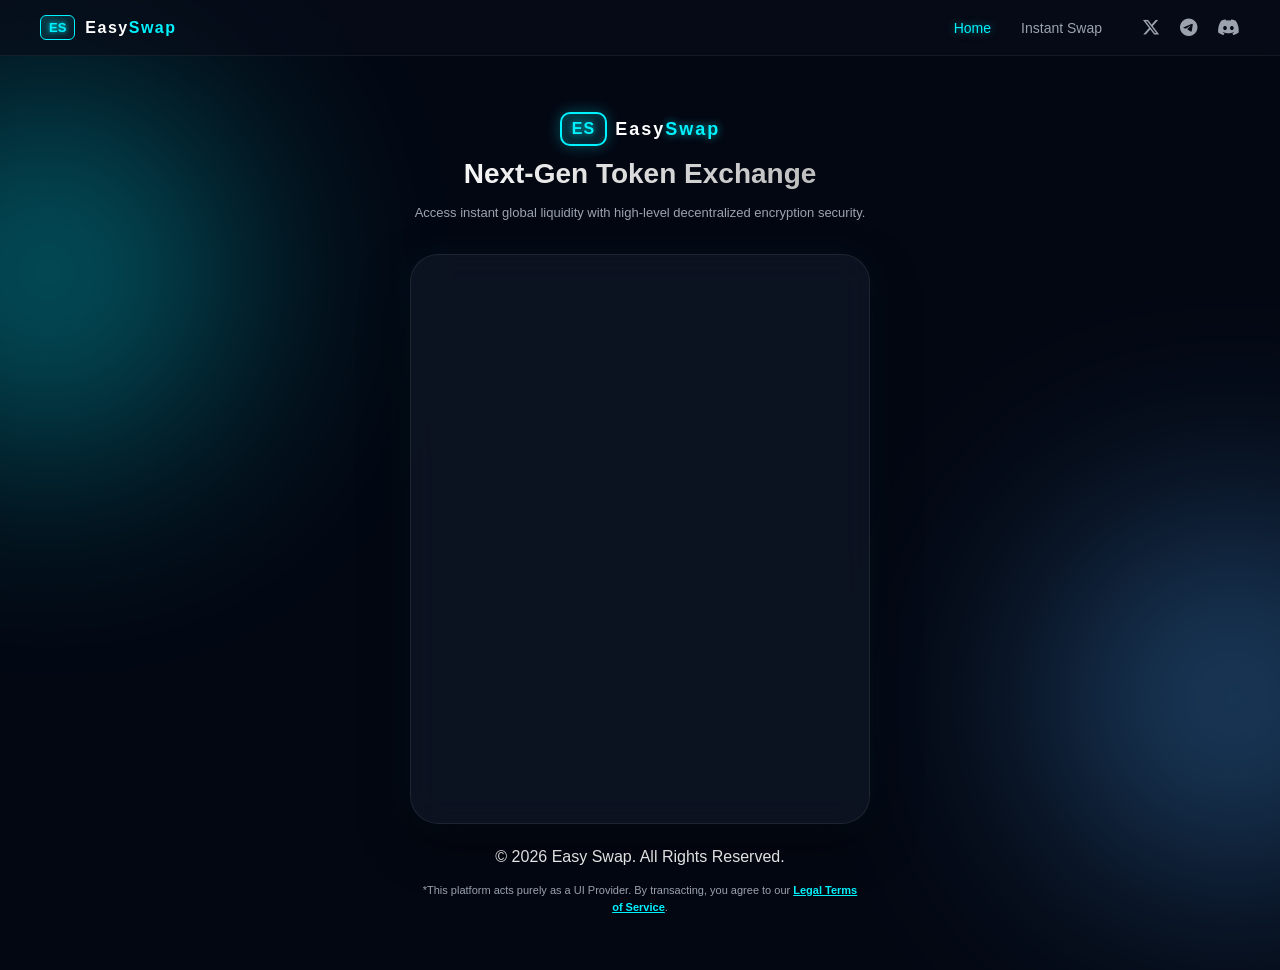
<file: index.html>
<!DOCTYPE html>
<html lang="en">
<head>
    <meta charset="UTF-8">
    <meta name="viewport" content="width=device-width, initial-scale=1.0">
    <title>Easy Swap - Next-Gen DEX Interface</title>
    <link rel="manifest" href="/manifest.json">
    <link rel="stylesheet" href="https://cdnjs.cloudflare.com/ajax/libs/font-awesome/6.5.1/css/all.min.css">
    <link rel="stylesheet" href="style.css">
</head>
<body>

    <div class="bg-glow glow-1"></div>
    <div class="bg-glow glow-2"></div>

    <nav class="navbar">
    <div class="nav-container">
        <div class="nav-logo">
            <span class="logo-badge">ES</span>
            <span class="logo-txt">Easy<span class="hl">Swap</span></span>
        </div>
        
        <button class="menu-toggle" id="mobile-menu-btn" aria-label="Toggle Menu">
            <span class="bar"></span>
            <span class="bar"></span>
            <span class="bar"></span>
        </button>

        <ul class="nav-links" id="nav-links-menu">
    <li><a href="/easy-swap/" class="active">Home</a></li>
    <li><a href="https://swapspace.co?ref=easyswap" target="_blank">Instant Swap</a></li>
    
    <li class="nav-socials-top">
        <a href="https://x.com/username_anda" target="_blank" aria-label="X (Twitter)">
            <i class="fa-brands fa-x-twitter"></i>
        </a>
        <a href="https://t.me/username_anda" target="_blank" aria-label="Telegram">
            <i class="fa-brands fa-telegram"></i>
        </a>
        <a href="https://discord.gg/username_anda" target="_blank" aria-label="Discord">
            <i class="fa-brands fa-discord"></i>
        </a>
    </li>
</ul>
    </div>
</nav>

    <div class="app-container">
        <header>
            <div class="logo-container">
                <div class="es-logo-box">ES</div>
                <span class="logo-text">Easy<span class="highlight">Swap</span></span>
            </div>
            <h1>Next-Gen Token Exchange</h1>
            <p>Access instant global liquidity with high-level decentralized encryption security.</p>
        </header>

        <div class="swap-card">
            <iframe 
                src="https://swapspace.co/widget?key=ZC6KSUdAgpymMV4&transparent=true&theme=dark&amount=0.1&from=eth&to=usdt&direction=from" 
                style="width: 100%; height: 100%; border: none;"
                title="DEX Swap Widget">
            </iframe>
        </div>

    <footer>
    <p class="footer-copyright">&copy; 2026 <span class="hl">Easy Swap</span>. All Rights Reserved.</p>
    <p class="disclaimer">
                *This platform acts purely as a UI Provider. By transacting, you agree to our 
                <a href="#" id="open-tos" class="tos-link">Legal Terms of Service</a>.
            </p>
</footer>
    </div>

    <div id="tos-modal" class="modal-overlay">
        <div class="modal-content">
            <div class="modal-header">
                <h2>Terms of Service & Disclaimer</h2>
                <span id="close-tos" class="close-btn">&times;</span>
            </div>
            <div class="modal-body">
                <h3>1. Legal Status of the Platform</h3>
                <p>Easy Swap (<b>https://provizto.github.io/easy-swap</b>) operates purely as a <i>Non-Custodial Decentralized Exchange Interface</i> (Graphical Interface Provider). This platform is not a crypto asset trader, stock exchange, or centralized financial institution provider. All exchange (swap) functions are executed automatically by decentralized third-party protocols through the SwapSpace API aggregator.</p>
                
                <h3>2. Absence of Asset Control (Non-Custodial)</h3>
                <p>We never collect, receive, store, or control private keys or users' crypto assets. Users are fully responsible for the security of their respective digital wallets (<i>crypto wallets</i>).</p>
                
                <h3>3. Limitation of Market & Technical Risks</h3>
                <p>Zoniq Finance is not responsible for financial losses resulting from crypto asset price volatility in the market, transaction failures, blockchain network disruptions (stuck gas fees), or exploits/bugs in third-party smart contracts.</p>
                
                <h3>4. Regulatory Compliance & Self-Assessment Tax</h3>
                <p>This service is not intended for use in jurisdictions that prohibit digital asset transactions. Users are required to comply with applicable tax laws in their respective jurisdictions (including PMK 68/2022 for Indonesian jurisdiction, if applicable) on a self-assessment basis.</p>
            </div>
            <div class="modal-footer">
                <button id="accept-tos-btn" class="action-btn">I Understand & Agree</button>
            </div>
        </div>
    </div>

    <script src="app.js"></script>
    <script>
        // Registering Service Worker for Android PWA install feature
        if ('serviceWorker' in navigator) {
            window.addEventListener('load', function() {
                navigator.serviceWorker.register('/sw.js').then(function(registration) {
                    console.log('ServiceWorker registration successful: ', registration.scope);
                }, function(err) {
                    console.log('ServiceWorker registration failed: ', err);
                });
            });
        }
    </script>

</body>
</html>
</file>
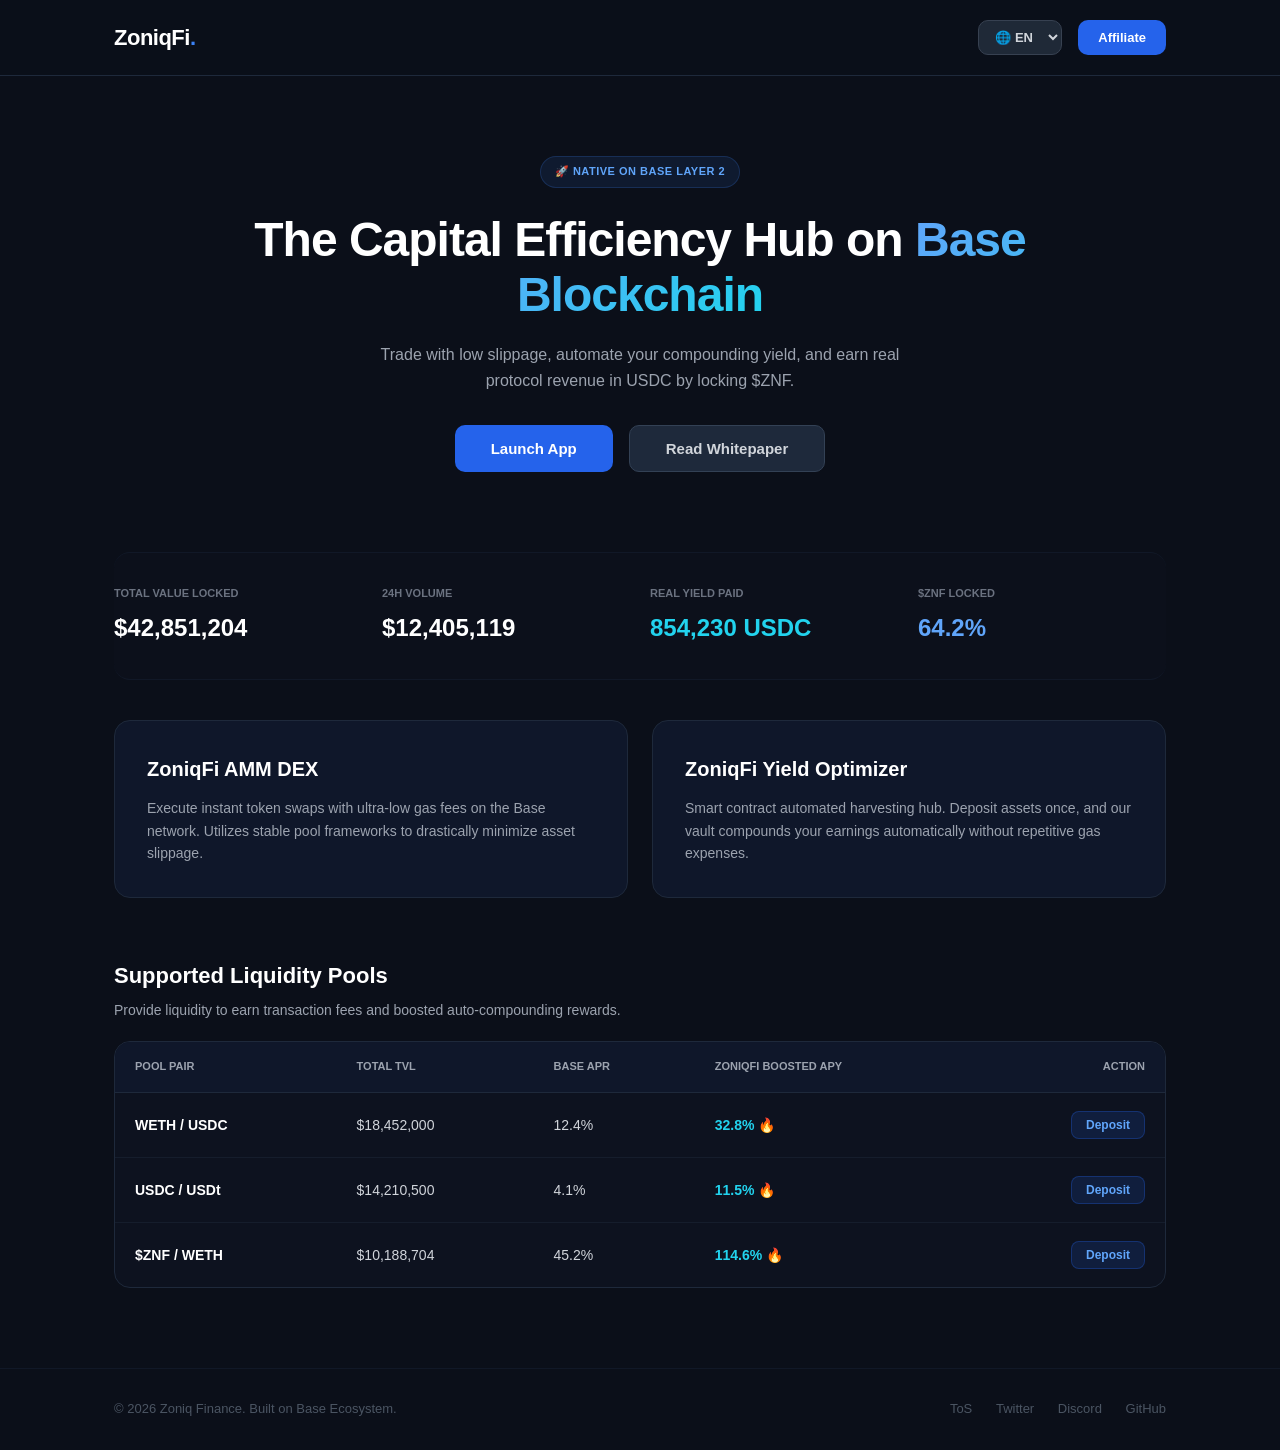
<file: index0.html>
<!DOCTYPE html>
<html lang="en" id="rootNode">
<head>
    <meta charset="UTF-8">
    <meta name="viewport" content="width=device-width, initial-scale=1.0">
    <title>ZoniqFi - Base Ecosystem Hub</title>
    <style>
        /* ==========================================================================
           1. RESET & STRUKTUR DASAR (MURNI CSS)
           ========================================================================== */
        * {
            box-sizing: border-box;
            margin: 0;
            padding: 0;
        }
        body {
            background-color: #0b0f19;
            color: #f3f4f6;
            font-family: -apple-system, BlinkMacSystemFont, "Segoe UI", Roboto, sans-serif;
            line-height: 1.6;
        }
        .wrapper {
            max-width: 1100px;
            margin: 0 auto;
            padding: 0 24px;
        }

        /* ==========================================================================
           2. LOGIKA SISTEM DUA BAHASA (EN / ID) TANPA JAVASCRIPT
           ========================================================================== */
        /* Sembunyikan elemen ID secara default saat dokumen berbahasa EN */
        html[lang="en"] .lang-id { display: none !important; }
        html[lang="en"] .lang-en { display: block; }
        html[lang="en"] span.lang-en { display: inline; }
        html[lang="en"] tr.lang-en { display: table-row; }

        /* Sembunyikan elemen EN saat dokumen dialihkan ke bahasa ID */
        html[lang="id"] .lang-en { display: none !important; }
        html[lang="id"] .lang-id { display: block; }
        html[lang="id"] span.lang-id { display: inline; }
        html[lang="id"] tr.lang-id { display: table-row; }

        /* ==========================================================================
           3. GAYA VISUAL KOMPONEN (STYLING)
           ========================================================================== */
        header {
            border-bottom: 1px solid #1e293b;
            padding: 20px 0;
            background-color: rgba(11, 15, 25, 0.8);
        }
        .nav-container {
            display: flex;
            justify-content: space-between;
            align-items: center;
        }
        .logo {
            font-size: 22px;
            font-weight: 800;
            color: #ffffff;
            letter-spacing: -0.5px;
        }
        .logo span { color: #3b82f6; }
        
        .right-nav {
            display: flex;
            align-items: center;
            gap: 16px;
        }
        .lang-select {
            background-color: #1f2937;
            border: 1px solid #374151;
            color: #d1d5db;
            padding: 8px 12px;
            border-radius: 10px;
            font-size: 13px;
            font-weight: 600;
            cursor: pointer;
        }

        .btn {
            background-color: #2563eb;
            color: #ffffff;
            border: none;
            padding: 10px 20px;
            border-radius: 10px;
            font-weight: 600;
            font-size: 13px;
            cursor: pointer;
            transition: background 0.2s;
        }
        .btn:hover { background-color: #1d4ed8; }

        /* HERO SECTION */
        .hero {
            text-align: center;
            padding: 80px 0 40px 0;
        }
        .badge {
            display: inline-block;
            background-color: rgba(59, 130, 246, 0.1);
            border: 1px solid rgba(59, 130, 246, 0.2);
            color: #60a5fa;
            padding: 6px 14px;
            border-radius: 20px;
            font-size: 11px;
            font-weight: 700;
            text-transform: uppercase;
            letter-spacing: 0.5px;
            margin-bottom: 24px;
        }
        h1 {
            font-size: 48px;
            font-weight: 800;
            color: #ffffff;
            line-height: 1.15;
            max-width: 800px;
            margin: 0 auto 20px auto;
            letter-spacing: -1px;
        }
        h1 span {
            background: linear-gradient(135deg, #60a5fa 0%, #22d3ee 100%);
            -webkit-background-clip: text;
            -webkit-text-fill-color: transparent;
        }
        .hero p {
            color: #9ca3af;
            font-size: 16px;
            max-width: 580px;
            margin: 0 auto 32px auto;
        }

        /* DATA STATISTIK */
        .stats-grid {
            display: grid;
            grid-template-columns: repeat(4, 1fr);
            gap: 20px;
            border-top: 1px solid #111827;
            border-bottom: 1px solid #111827;
            padding: 32px 0;
            margin: 40px 0;
            background-color: rgba(17, 24, 39, 0.2);
            border-radius: 16px;
        }
        @media (max-width: 768px) {
            .stats-grid { grid-template-columns: repeat(2, 1fr); }
            h1 { font-size: 34px; }
        }
        .stat-item p { font-size: 11px; font-weight: 600; text-transform: uppercase; color: #6b7280; margin-bottom: 6px; }
        .stat-item h3 { font-size: 24px; font-weight: 700; color: #ffffff; }
        .stat-item .cyan-text { color: #22d3ee; }
        .stat-item .blue-text { color: #60a5fa; }

        /* FITUR KARTU */
        .features-grid {
            display: grid;
            grid-template-columns: 1fr 1fr;
            gap: 24px;
            margin-bottom: 60px;
            text-align: left;
        }
        @media (max-width: 600px) {
            .features-grid { grid-template-columns: 1fr; }
        }
        .card {
            background-color: #0f172a;
            border: 1px solid #1e293b;
            padding: 32px;
            border-radius: 16px;
        }
        .card h3 { color: #ffffff; font-size: 20px; margin-bottom: 12px; font-weight: 700; }
        .card p { color: #9ca3af; font-size: 14px; margin: 0; line-height: 1.6; max-width: 100%; }

        /* TABEL KOLAM */
        .table-section {
            text-align: left;
            margin-bottom: 80px;
        }
        .table-section h2 { font-size: 22px; color: #ffffff; margin-bottom: 6px; font-weight: 700; }
        .table-section p { color: #9ca3af; font-size: 14px; margin-bottom: 20px; }
        
        .table-responsive {
            overflow-x: auto;
            border: 1px solid #1e293b;
            background-color: rgba(15, 23, 42, 0.4);
            border-radius: 16px;
        }
        table {
            width: 100%;
            border-collapse: collapse;
            font-size: 14px;
        }
        th {
            background-color: #0f172a;
            color: #9ca3af;
            font-size: 11px;
            font-weight: 700;
            text-transform: uppercase;
            padding: 16px 20px;
            border-bottom: 1px solid #1e293b;
        }
        td {
            padding: 18px 20px;
            border-bottom: 1px solid rgba(30, 41, 59, 0.5);
            color: #d1d5db;
        }
        tr:last-child td { border-bottom: none; }
        .pool-name { font-weight: 600; color: #ffffff; }
        .boost-apr { font-weight: 700; color: #22d3ee; }
        
        .btn-sm {
            background-color: rgba(37, 99, 235, 0.15);
            border: 1px solid rgba(37, 99, 235, 0.3);
            color: #60a5fa;
            padding: 6px 14px;
            border-radius: 8px;
            font-size: 12px;
            font-weight: 600;
            cursor: pointer;
        }
        .btn-sm:hover { background-color: #2563eb; color: #white; }

        /* FOOTER */
        footer {
            border-top: 1px solid #111827;
            padding: 30px 0;
            font-size: 13px;
            color: #4b5563;
        }
        .footer-container {
            display: flex;
            justify-content: space-between;
            align-items: center;
        }
        .footer-links a {
            color: #4b5563;
            text-decoration: none;
            margin-left: 20px;
        }
        .footer-links a:hover { color: #ffffff; }
    </style>
</head>
<body>

    <!-- NAVIGASI UTAMA -->
    <header>
        <div class="wrapper nav-container">
            <div class="logo">ZoniqFi<span>.</span></div>
            <div class="right-nav">
                <!-- PENGALIH BAHASA -->
                <select id="langSwitcher" class="lang-select">
                    <option value="en">🌐 EN</option>
                    <option value="id">🌐 ID</option>
                </select>
                <button onclick="window.location.href='referral.html'" class="btn">
                    <span class="lang-en">Affiliate</span>
                    <span class="lang-id">Afiliasi</span>
                </button>
            </div>
        </div>
    </header>

    <!-- KONTEN UTAMA -->
    <main class="wrapper">
        
        <!-- HERO SECTION -->
        <section class="hero">
            <div class="badge">🚀 Native on Base Layer 2</div>
            
            <h1 class="lang-en">The Capital Efficiency Hub on <span>Base Blockchain</span></h1>
            <h1 class="lang-id">Pusat Efisiensi Modal di <span>Blockchain Base</span></h1>
            
            <p class="lang-en">Trade with low slippage, automate your compounding yield, and earn real protocol revenue in USDC by locking $ZNF.</p>
            <p class="lang-id">Berdagang dengan slippage rendah, otomatiskan hasil investasi Anda, dan raih pendapatan protokol riil dalam USDC dengan mengunci $ZNF.</p>
            
            <div style="display: flex; justify-content: center; gap: 16px; margin-top: 32px;">
        <!-- TOMBOL LAUNCH APP -->
        <button onclick="window.location.href='app.html'" class="btn" style="padding: 14px 36px; font-size: 15px;">
            <span class="lang-en">Launch App</span>
            <span class="lang-id">Buka Aplikasi</span>
        </button>

        <!-- TOMBOL READ WHITEPAPER (BARU DITAMBAHKAN) -->
        <button onclick="window.location.href='whitepaper.html'" class="btn" style="background-color: #1e293b; border: 1px solid #334155; color: #d1d5db; padding: 14px 36px; font-size: 15px;" onmouseover="this.style.backgroundColor='#334155'; this.style.color='#ffffff';" onmouseout="this.style.backgroundColor='#1e293b'; this.style.color='#d1d5db';">
            <span class="lang-en">Read Whitepaper</span>
            <span class="lang-id">Baca Whitepaper</span>
        </button>
    </div>
        </section>

        <!-- DASHBOARD STATISTIK -->
        <section class="stats-grid">
            <div class="stat-item">
                <p class="lang-en">Total Value Locked</p>
                <p class="lang-id">Total Nilai Terkunci</p>
                <h3>$42,851,204</h3>
            </div>
            <div class="stat-item">
                <p class="lang-en">24h Volume</p>
                <p class="lang-id">Volume 24 Jam</p>
                <h3>$12,405,119</h3>
            </div>
            <div class="stat-item">
                <p class="lang-en">Real Yield Paid</p>
                <p class="lang-id">Bagi Hasil Terbayar</p>
                <h3 class="cyan-text">854,230 USDC</h3>
            </div>
            <div class="stat-item">
                <p class="lang-en">$ZNF Locked</p>
                <p class="lang-id">$ZNF Terkunci</p>
                <h3 class="blue-text">64.2%</h3>
            </div>
        </section>

        <!-- FITUR PRODUK KARTU -->
        <section class="features-grid">
            <div class="card">
                <h3>ZoniqFi AMM DEX</h3>
                <p class="lang-en">Execute instant token swaps with ultra-low gas fees on the Base network. Utilizes stable pool frameworks to drastically minimize asset slippage.</p>
                <p class="lang-id">Eksekusi pertukaran token instan dengan biaya gas super murah di jaringan Base. Menggunakan kerangka kerja stable pool untuk meminimalkan slippage aset.</p>
            </div>
            <div class="card">
                <h3>ZoniqFi Yield Optimizer</h3>
                <p class="lang-en">Smart contract automated harvesting hub. Deposit assets once, and our vault compounds your earnings automatically without repetitive gas expenses.</p>
                <p class="lang-id">Pusat otomatisasi panen pintar. Setor aset sekali saja, dan brankas kami melipatgandakan penghasilan Anda otomatis tanpa biaya gas berulang.</p>
            </div>
        </section>

        <!-- TABEL LIKUIDITAS -->
        <section class="table-section">
            <h2 class="lang-en">Supported Liquidity Pools</h2>
            <h2 class="lang-id">Kolam Likuiditas yang Didukung</h2>
            
            <p class="lang-en">Provide liquidity to earn transaction fees and boosted auto-compounding rewards.</p>
            <p class="lang-id">Sediakan likuiditas untuk mendapatkan biaya transaksi dan hadiah auto-compounding yang dioptimalkan.</p>
            
            <div class="table-responsive">
                <table>
                    <thead>
                        <tr>
                            <th class="lang-en">Pool Pair</th><th class="lang-id">Pasangan Kolam</th>
                            <th>Total TVL</th>
                            <th class="lang-en">Base APR</th><th class="lang-id">APR Dasar</th>
                            <th class="cyan-text">ZoniqFi Boosted APY</th>
                            <th style="text-align: right;">Action</th>
                        </tr>
                    </thead>
                    <tbody>
                        <tr>
                            <td class="pool-name">WETH / USDC</td>
                            <td>$18,452,000</td>
                            <td>12.4%</td>
                            <td class="boost-apr">32.8% 🔥</td>
                            <td style="text-align: right;"><button onclick="window.location.href='app.html'" class="btn-sm">Deposit</button></td>
                        </tr>
                        <tr>
                            <td class="pool-name">USDC / USDt</td>
                            <td>$14,210,500</td>
                            <td>4.1%</td>
                            <td class="boost-apr">11.5% 🔥</td>
                            <td style="text-align: right;"><button onclick="window.location.href='app.html'" class="btn-sm">Deposit</button></td>
                        </tr>
                        <tr>
                            <td class="pool-name">$ZNF / WETH</td>
                            <td>$10,188,704</td>
                            <td>45.2%</td>
                            <td class="boost-apr">114.6% 🔥</td>
                            <td style="text-align: right;"><button onclick="window.location.href='app.html'" class="btn-sm">Deposit</button></td>
                        </tr>
                    </tbody>
                </table>
            </div>
        </section>

    </main>

    <!-- FOOTER KAKI HALAMAN -->
    <footer>
        <div class="wrapper footer-container">
            <div>&copy; 2026 Zoniq Finance. Built on Base Ecosystem.</div>
            <div class="footer-links">
                <a href="terms.html">ToS</a>
                <a href="#">Twitter</a>
                <a href="#">Discord</a>
                <a href="#">GitHub</a>
            </div>
        </div>
    </footer>

    <!-- INTERACTIVE LANGUAGE LOGIC -->
    <script>
        // Mengubah atribut [lang] pada tag html utama berdasarkan seleksi menu drop-down
        document.getElementById('langSwitcher').addEventListener('change', function(e) {
            document.getElementById('rootNode').setAttribute('lang', e.target.value);
        });
    </script>
</body>
</html>
</file>
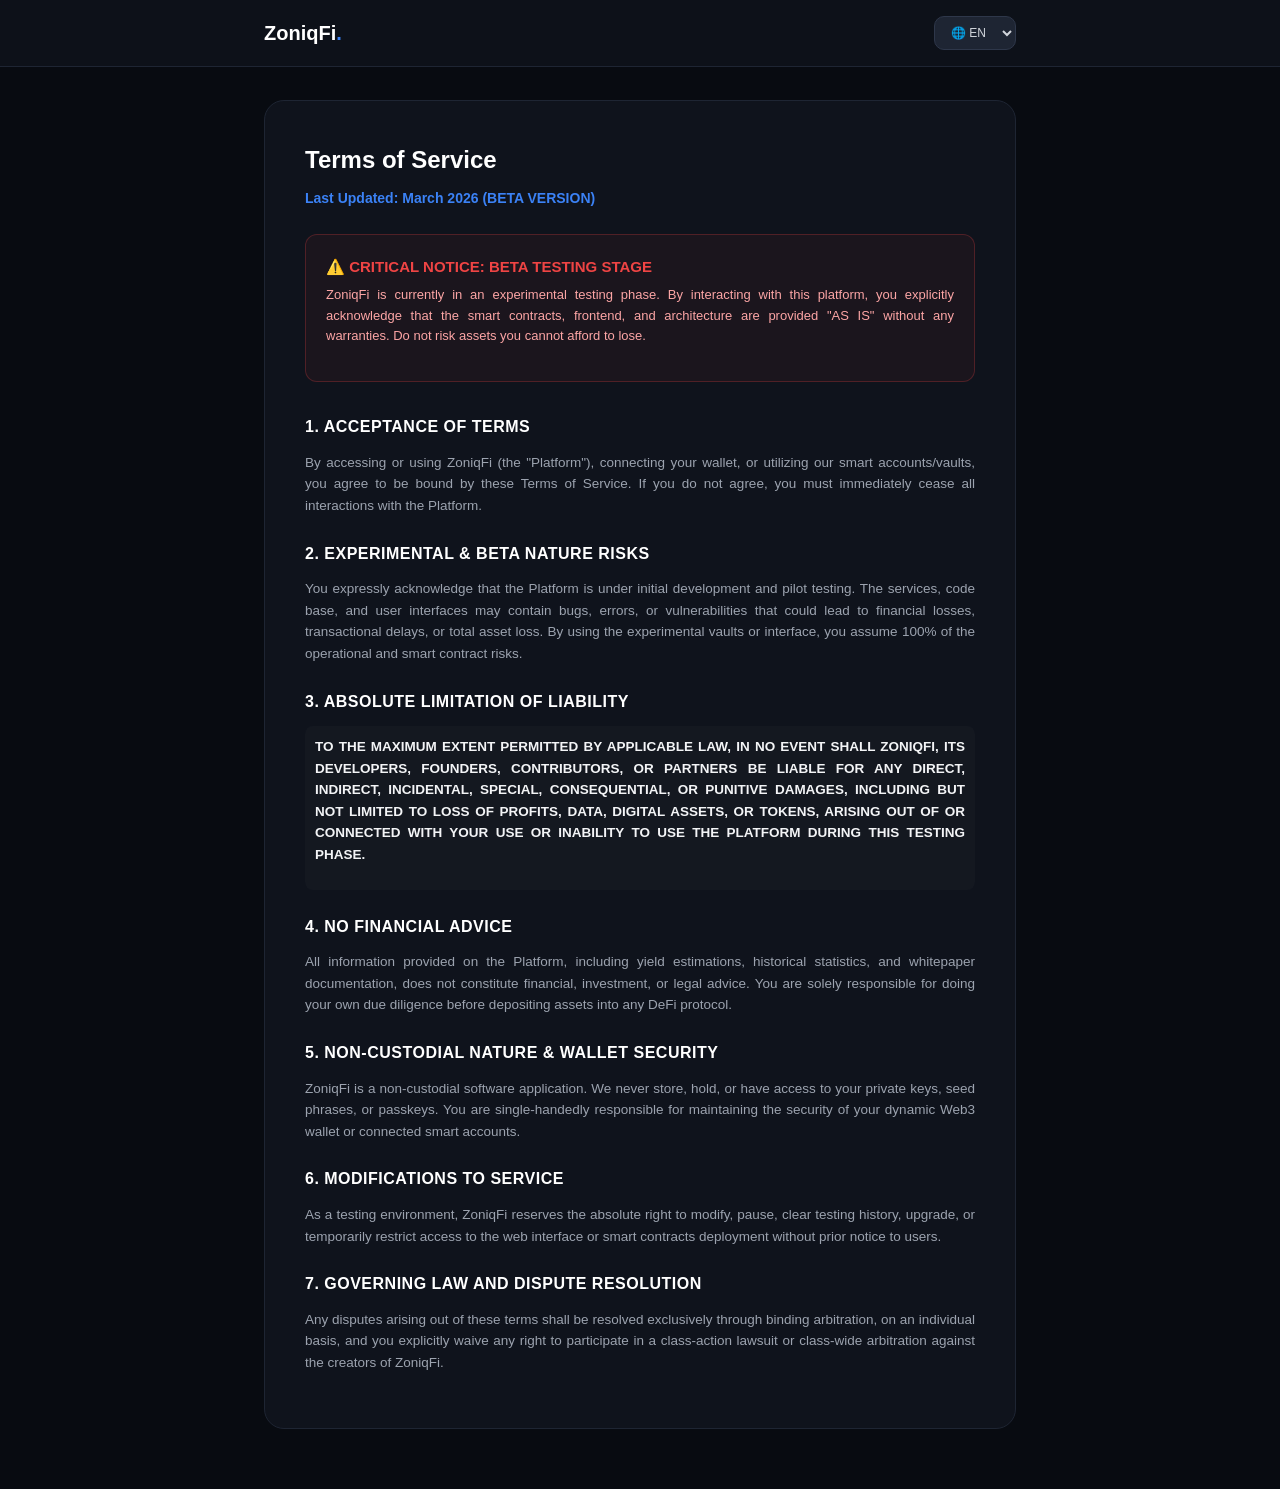
<file: terms.html>
<!DOCTYPE html>
<html lang="en" id="tosNode">
<head>
    <meta charset="UTF-8">
    <meta name="viewport" content="width=device-width, initial-scale=1.0">
    <title>ZoniqFi - Terms of Service (Beta)</title>
    <style>
        * { box-sizing: border-box; margin: 0; padding: 0; }
        body {
            background-color: #080b11;
            color: #9ca3af;
            font-family: -apple-system, BlinkMacSystemFont, "Segoe UI", Roboto, sans-serif;
            line-height: 1.6;
            padding-bottom: 60px;
        }
        /* MULTI-LANGUAGE DISPLAY */
        html[lang="en"] .lang-id { display: none !important; }
        html[lang="en"] .lang-en { display: block; }
        html[lang="id"] .lang-en { display: none !important; }
        html[lang="id"] .lang-id { display: block; }

        /* NAVIGATION & HEADER */
        header {
            background-color: rgba(15, 19, 28, 0.8);
            backdrop-filter: blur(12px);
            border-bottom: 1px solid #1e2533;
            position: fixed;
            top: 0; left: 0; right: 0; z-index: 100;
        }
        .nav-container {
            max-width: 800px; margin: 0 auto; padding: 16px 24px;
            display: flex; justify-content: space-between; align-items: center;
        }
        .logo { font-size: 20px; font-weight: 800; color: #fff; text-decoration: none; }
        .logo span { color: #3b82f6; }
        .lang-select {
            background-color: #1e2533; border: 1px solid #2e374a; color: #d1d5db;
            padding: 8px 12px; border-radius: 10px; font-size: 12px; cursor: pointer;
        }

        /* CONTENT CONTAINER */
        .tos-wrapper { max-width: 800px; margin: 100px auto 0 auto; padding: 0 24px; }
        .tos-card { background-color: #0f131c; border: 1px solid #1e2533; border-radius: 20px; padding: 40px; }
        
        h1 { font-size: 24px; color: #fff; margin-bottom: 8px; }
        .subtitle { font-size: 14px; color: #3b82f6; margin-bottom: 24px; font-weight: 600; }
        
        /* SHIELD/WARNING BOX FOR TESTING STAGE */
        .beta-warning-box {
            background-color: rgba(239, 68, 68, 0.05);
            border: 1px solid rgba(239, 68, 68, 0.25);
            padding: 20px; border-radius: 12px; margin-bottom: 32px;
        }
        .beta-warning-box h4 { color: #ef4444; font-size: 15px; margin-bottom: 6px; font-weight: 700; }
        .beta-warning-box p { font-size: 13px; color: #fca5a5; }

        h2 { font-size: 16px; color: #fff; margin: 24px 0 12px 0; font-weight: 700; text-transform: uppercase; letter-spacing: 0.5px; }
        p { font-size: 13.5px; margin-bottom: 14px; text-align: justify; }
        ul { margin-bottom: 16px; padding-left: 20px; }
        li { font-size: 13.5px; margin-bottom: 6px; color: #d1d5db; }
        
        /* STYLING UTK PASAL KRITIKAL (CAPS LOCK STANDARD HUKUM) */
        .legal-bold { color: #f3f4f6; font-weight: 700; }
        .all-caps-legal { text-transform: uppercase; background-color: rgba(255,255,255,0.02); padding: 10px; border-radius: 8px; font-size: 12.5px; }
    </style>
</head>
<body>

    <header>
        <div class="nav-container">
            <a href="#" class="logo">ZoniqFi<span>.</span></a>
            <select id="tosLangSwitcher" class="lang-select">
                <option value="en">🌐 EN</option>
                <option value="id">🌐 ID</option>
            </select>
        </div>
    </header>

    <main class="tos-wrapper">
        <div class="tos-card">
            
            <h1 class="lang-en">Terms of Service</h1>
            <h1 class="lang-id">Ketentuan Layanan</h1>
            
            <div class="subtitle lang-en">Last Updated: March 2026 (BETA VERSION)</div>
            <div class="subtitle lang-id">Terakhir Diperbarui: Maret 2026 (VERSI BETA)</div>

            <div class="beta-warning-box">
                <h4 class="lang-en">⚠️ CRITICAL NOTICE: BETA TESTING STAGE</h4>
                <h4 class="lang-id">⚠️ PEMBERITAHUAN KRITIKAL: TAHAP UJICOBA (BETA)</h4>
                
                <p class="lang-en">ZoniqFi is currently in an experimental testing phase. By interacting with this platform, you explicitly acknowledge that the smart contracts, frontend, and architecture are provided "AS IS" without any warranties. Do not risk assets you cannot afford to lose.</p>
                <p class="lang-id">ZoniqFi saat ini berada dalam fase pengujian eksperimental. Dengan berinteraksi di platform ini, Anda secara tegas mengakui bahwa smart contract, frontend, dan arsitektur yang tersedia disediakan "APA ADANYA" tanpa jaminan apa pun. Jangan memisahkan aset yang Anda tidak siap untuk kehilangan.</p>
            </div>

            <h2>
                <span class="lang-en">1. Acceptance of Terms</span>
                <span class="lang-id">1. Persetujuan Ketentuan</span>
            </h2>
            <p class="lang-en">By accessing or using ZoniqFi (the "Platform"), connecting your wallet, or utilizing our smart accounts/vaults, you agree to be bound by these Terms of Service. If you do not agree, you must immediately cease all interactions with the Platform.</p>
            <p class="lang-id">Dengan mengakses atau menggunakan ZoniqFi ("Platform"), menghubungkan dompet kripto Anda, atau memanfaatkan smart account/vault kami, Anda setuju untuk terikat oleh Ketentuan Layanan ini. Jika Anda tidak setuju, Anda harus segera menghentikan semua interaksi dengan Platform.</p>

            <h2>
                <span class="lang-en">2. Experimental & Beta Nature Risks</span>
                <span class="lang-id">2. Risiko Sifat Eksperimental & Beta</span>
            </h2>
            <p class="lang-en">You expressly acknowledge that the Platform is under initial development and pilot testing. The services, code base, and user interfaces may contain bugs, errors, or vulnerabilities that could lead to financial losses, transactional delays, or total asset loss. By using the experimental vaults or interface, you assume 100% of the operational and smart contract risks.</p>
            <p class="lang-id">Anda secara tegas mengakui bahwa Platform ini sedang dalam pengembangan awal dan uji coba percontohan. Layanan, baris kode base, dan antarmuka pengguna mungkin mengandung bug, kesalahan, atau kerentanan yang dapat menyebabkan kerugian finansial, keterlambatan transaksi, atau kehilangan total aset. Dengan menggunakan vault atau antarmuka eksperimental ini, Anda menanggung 100% risiko operasional dan smart contract.</p>

            <h2>
                <span class="lang-en">3. Absolute Limitation of Liability</span>
                <span class="lang-id">3. Pembatasan Tanggung Jawab Mutlak</span>
            </h2>
            <div class="lang-en all-caps-legal">
                <p class="legal-bold">TO the maximum extent permitted by applicable law, in no event shall ZoniqFi, its developers, founders, contributors, or partners be liable for any direct, indirect, incidental, special, consequential, or punitive damages, including but not limited to loss of profits, data, digital assets, or tokens, arising out of or connected with your use or inability to use the platform during this testing phase.</p>
            </div>
            <div class="lang-id all-caps-legal">
                <p class="legal-bold">Sejauh diizinkan oleh hukum yang berlaku, dalam hal apa pun ZoniqFi, para pengembang, pendiri, kontributor, atau mitra tidak dapat digugat atau dimintai pertanggungjawaban atas kerugian langsung, tidak langsung, tidak sengaja, khusus, atau konsekuensial, termasuk namun tidak terbatas pada kehilangan keuntungan, data, aset digital, atau token, yang timbul dari atau terkait dengan penggunaan atau ketidakmampuan Anda menggunakan platform selama fase ujicoba ini.</p>
            </div>

            <h2>
                <span class="lang-en">4. No Financial Advice</span>
                <span class="lang-id">4. Bukan Nasihat Keuangan</span>
            </h2>
            <p class="lang-en">All information provided on the Platform, including yield estimations, historical statistics, and whitepaper documentation, does not constitute financial, investment, or legal advice. You are solely responsible for doing your own due diligence before depositing assets into any DeFi protocol.</p>
            <p class="lang-id">Semua informasi yang disediakan di Platform, termasuk estimasi hasil (yield), statistik historis, dan dokumentasi whitepaper, bukan merupakan nasihat keuangan, investasi, atau hukum. Anda bertanggung jawab penuh untuk melakukan riset mandiri (due diligence) sebelum menyetorkan aset ke protokol DeFi mana pun.</p>

            <h2>
                <span class="lang-en">5. Non-Custodial Nature & Wallet Security</span>
                <span class="lang-id">5. Sifat Non-Kustodian & Keamanan Dompet</span>
            </h2>
            <p class="lang-en">ZoniqFi is a non-custodial software application. We never store, hold, or have access to your private keys, seed phrases, or passkeys. You are single-handedly responsible for maintaining the security of your dynamic Web3 wallet or connected smart accounts.</p>
            <p class="lang-id">ZoniqFi adalah aplikasi perangkat lunak non-kustodian. Kami tidak pernah menyimpan, menahan, atau memiliki akses ke private key, seed phrase, atau passkey Anda. Anda bertanggung jawab penuh secara sepihak untuk menjaga keamanan dompet Web3 atau smart account Anda yang terhubung.</p>

            <h2>
                <span class="lang-en">6. Modifications to Service</span>
                <span class="lang-id">6. Perubahan Layanan</span>
            </h2>
            <p class="lang-en">As a testing environment, ZoniqFi reserves the absolute right to modify, pause, clear testing history, upgrade, or temporarily restrict access to the web interface or smart contracts deployment without prior notice to users.</p>
            <p class="lang-id">Sebagai lingkungan ujicoba, ZoniqFi berhak mutlak untuk mengubah, menghentikan sementara, menghapus riwayat riwayat pengujian, meningkatkan, atau membatasi akses sementara ke antarmuka web atau penyebaran smart contract tanpa pemberitahuan terlebih dahulu kepada pengguna.</p>

            <h2>
                <span class="lang-en">7. Governing Law and Dispute Resolution</span>
                <span class="lang-id">7. Hukum yang Mengatur dan Penyelesaian Sengketa</span>
            </h2>
            <p class="lang-en">Any disputes arising out of these terms shall be resolved exclusively through binding arbitration, on an individual basis, and you explicitly waive any right to participate in a class-action lawsuit or class-wide arbitration against the creators of ZoniqFi.</p>
            <p class="lang-id">Setiap perselisihan yang timbul dari ketentuan ini akan diselesaikan secara eksklusif melalui arbitrase yang mengikat, secara individual, dan Anda secara tegas melepaskan hak apa pun untuk berpartisipasi dalam gugatan perwakilan kelompok (class-action) atau arbitrase kelompok terhadap pembuat ZoniqFi.</p>

        </div>
    </main>

    <script>
        // Logika Interaktif Pengalihan Bahasa ToS
        document.getElementById('tosLangSwitcher').addEventListener('change', function(e) {
            document.getElementById('tosNode').setAttribute('lang', e.target.value);
        });
    </script>
</body>
</html>
</file>
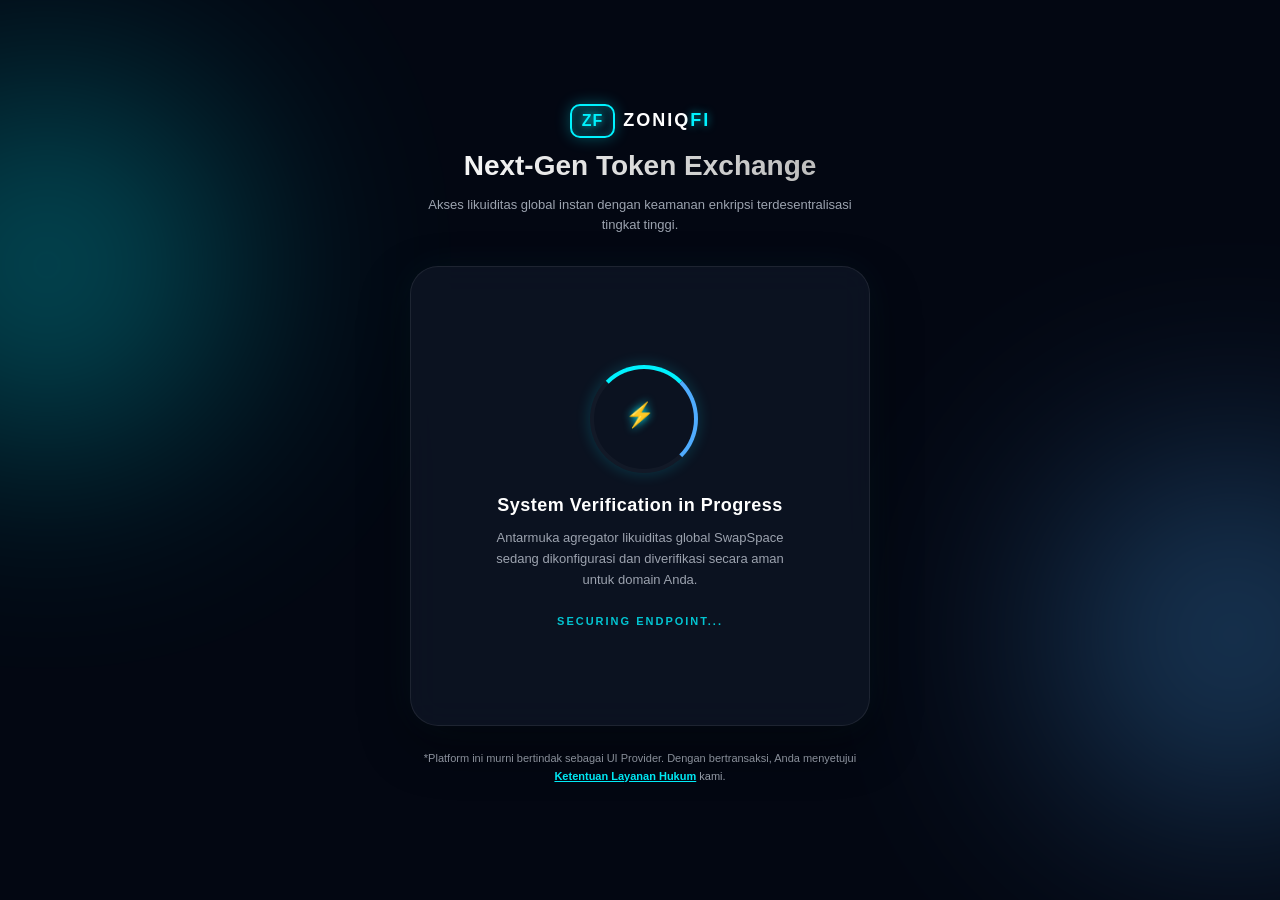
<file: test.html>
<!DOCTYPE html>
<html lang="id">
<head>
    <meta charset="UTF-8">
    <meta name="viewport" content="width=device-width, initial-scale=1.0">
    <title>ZoniqFi - System Verification</title>
    <link rel="manifest" href="/manifest.json">
    <style>
        /* Pengaturan Dasar & Efek Cyberpunk */
        body {
            margin: 0;
            padding: 0;
            font-family: 'Segoe UI', Roboto, Helvetica, Arial, sans-serif;
            background-color: #030712; 
            color: #ffffff;
            display: flex;
            justify-content: center;
            align-items: center;
            min-height: 100vh;
            overflow: hidden;
            position: relative;
        }

        /* Elemen Dekorasi Cahaya Ambient (Glow Background) */
        .bg-glow {
            position: absolute;
            width: 350px;
            height: 350px;
            border-radius: 50%;
            filter: blur(120px);
            z-index: 0;
            opacity: 0.35;
            pointer-events: none;
        }
        .glow-1 {
            background: #00f2fe; 
            top: 10%;
            left: -10%;
        }
        .glow-2 {
            background: #4facfe; 
            bottom: 10%;
            right: -10%;
        }

        /* Container Aplikasi */
        .app-container {
            width: 100%;
            max-width: 460px;
            padding: 20px;
            text-align: center;
            z-index: 1; 
        }

        /* Gaya Tipografi & Logo */
        .logo-container {
            display: flex;
            align-items: center;
            justify-content: center;
            gap: 8px;
            margin-bottom: 12px;
        }
        .zf-logo-box {
    background: linear-gradient(135deg, rgba(0, 242, 254, 0.15), rgba(79, 172, 254, 0.05));
    border: 2px solid #00f2fe;
    color: #00f2fe;
    font-weight: 900;
    font-size: 16px;
    letter-spacing: 1px;
    padding: 6px 10px;
    border-radius: 10px;
    text-shadow: 0 0 8px #00f2fe;
    box-shadow: 0 0 15px rgba(0, 242, 254, 0.3), 
                inset 0 0 8px rgba(0, 242, 254, 0.2);
    animation: pulse 2s infinite alternate;
    display: inline-flex;
    align-items: center;
    justify-content: center;
}
        .logo-icon {
            font-size: 24px;
            color: #00f2fe;
            text-shadow: 0 0 10px #00f2fe;
            animation: pulse 2s infinite alternate;
        }
        .logo-text {
            font-weight: 800;
            letter-spacing: 2px;
            font-size: 18px;
        }
        .logo-text .highlight {
            color: #00f2fe;
            text-shadow: 0 0 8px rgba(0, 242, 254, 0.6);
        }

        header h1 {
            font-size: 28px;
            font-weight: 700;
            margin: 0 0 10px 0;
            background: linear-gradient(to right, #ffffff, #b5b5b5);
            -webkit-background-clip: text;
            -webkit-text-fill-color: transparent;
        }

        header p {
            font-size: 13px;
            color: #9ca3af;
            margin-bottom: 30px;
            line-height: 1.6;
        }

        /* Efek Kaca Transparan & Animasi Loading Progresif */
        .swap-card {
            background: rgba(17, 24, 39, 0.7); 
            backdrop-filter: blur(16px); 
            -webkit-backdrop-filter: blur(16px);
            border: 1px solid rgba(255, 255, 255, 0.08);
            border-radius: 28px;
            box-shadow: 0 20px 50px rgba(0, 0, 0, 0.4), 
                        0 0 40px rgba(0, 242, 254, 0.05); 
            padding: 40px 24px;
            margin-bottom: 24px;
            height: 460px;
            display: flex;
            flex-direction: column;
            justify-content: center;
            align-items: center;
            box-sizing: border-box;
        }

        /* Animasi Loader Lingkaran Futuristik */
        .loader-container {
            position: relative;
            width: 100px;
            height: 100px;
            margin-bottom: 30px;
        }

        .loader-circle {
            width: 100%;
            height: 100%;
            border: 4px solid rgba(255, 255, 255, 0.03);
            border-top: 4px solid #00f2fe;
            border-right: 4px solid #4facfe;
            border-radius: 50%;
            animation: spin 1.5s linear infinite;
            box-shadow: 0 0 15px rgba(0, 242, 254, 0.2);
        }

        .loader-icon {
            position: absolute;
            top: 50%;
            left: 50%;
            transform: translate(-50%, -50%);
            font-size: 24px;
            color: #00f2fe;
            text-shadow: 0 0 8px #00f2fe;
            animation: blink 1s infinite alternate;
        }

        .status-title {
            font-size: 18px;
            font-weight: 600;
            color: #ffffff;
            margin: 0 0 12px 0;
            letter-spacing: 0.5px;
        }

        .status-desc {
            font-size: 13px;
            color: #9ca3af;
            line-height: 1.6;
            margin: 0;
            max-width: 320px;
        }

        /* Batas Loading Teks */
        .loading-text-flow {
            margin-top: 25px;
            font-size: 11px;
            text-transform: uppercase;
            letter-spacing: 2px;
            color: #00f2fe;
            font-weight: 700;
            opacity: 0.8;
        }

        /* Disclaimer Footer */
        .disclaimer {
            font-size: 11px;
            color: #9ca3af; 
            line-height: 1.6;
            padding: 0 10px;
        }
        .tos-link {
            color: #00f2fe;
            text-decoration: underline;
            cursor: pointer;
            font-weight: 600;
        }

        /* STYLE SYSTEM WINDOW MODAL (TOS) */
        .modal-overlay {
            position: fixed;
            top: 0;
            left: 0;
            width: 100%;
            height: 100%;
            background: rgba(0, 0, 0, 0.85); 
            backdrop-filter: blur(10px);
            -webkit-backdrop-filter: blur(10px);
            z-index: 9999; 
            display: flex; 
            justify-content: center;
            align-items: center;
            opacity: 0;
            pointer-events: none;
            transition: opacity 0.3s ease;
        }
        .modal-overlay.active {
            opacity: 1;
            pointer-events: auto;
        }
        .modal-content {
            background: #0d111c;
            border: 1px solid rgba(255, 255, 255, 0.1);
            width: 90%;
            max-width: 500px;
            border-radius: 24px;
            overflow: hidden;
            box-shadow: 0 0 30px rgba(0, 242, 254, 0.2);
        }
        .modal-header {
            background: #161b26;
            padding: 16px 20px;
            display: flex;
            justify-content: space-between;
            align-items: center;
            border-bottom: 1px solid rgba(255, 255, 255, 0.05);
        }
        .modal-header h2 {
            font-size: 16px;
            margin: 0;
            color: #00f2fe;
        }
        .close-btn {
            font-size: 24px;
            cursor: pointer;
            color: #9ca3af;
        }
        .close-btn:hover { color: #ffffff; }
        .modal-body {
            padding: 20px;
            max-height: 300px;
            overflow-y: auto;
            text-align: left;
            font-size: 13px;
            line-height: 1.6;
            color: #d1d5db;
        }
        .modal-body h3 {
            font-size: 14px;
            color: #ffffff;
            margin-top: 15px;
            margin-bottom: 5px;
        }
        .modal-body p { margin: 0 0 10px 0; }
        .modal-footer {
            padding: 15px 20px;
            background: #161b26;
            text-align: right;
            border-top: 1px solid rgba(255, 255, 255, 0.05);
        }
        .action-btn {
            background: linear-gradient(135deg, #4facfe 0%, #00f2fe 100%);
            border: none;
            padding: 10px 20px;
            color: #000000;
            font-weight: 600;
            border-radius: 12px;
            cursor: pointer;
            transition: transform 0.2s;
        }
        .action-btn:hover { transform: scale(1.03); }

        /* Animasi Keyframes */
        @keyframes spin {
            0% { transform: rotate(0deg); }
            100% { transform: rotate(360deg); }
        }
        @keyframes blink {
            0% { opacity: 0.4; }
            100% { opacity: 1; }
        }
        @keyframes pulse {
            0% { transform: scale(1); opacity: 0.8; }
            100% { transform: scale(1.1); opacity: 1; }
        }

        /* Responsif HP */
        @media screen and (max-width: 480px) {
            .app-container { padding: 10px; }
            header h1 { font-size: 22px; }
            header p { font-size: 12px; margin-bottom: 20px; }
            .swap-card {
                height: 440px; 
                padding: 30px 16px;  
                border-radius: 20px; 
            }
            .disclaimer { font-size: 10px; padding: 0 5px; }
        }
    </style>
</head>
<body>

    <div class="bg-glow glow-1"></div>
    <div class="bg-glow glow-2"></div>

    <div class="app-container">
        <header>
            <div class="logo-container">
                <div class="zf-logo-box">ZF</div>
                <span class="logo-text">ZONIQ<span class="highlight">FI</span></span>
            </div>
            <h1>Next-Gen Token Exchange</h1>
            <p>Akses likuiditas global instan dengan keamanan enkripsi terdesentralisasi tingkat tinggi.</p>
        </header>

        <div class="swap-card">
            <div class="loader-container">
                <div class="loader-circle"></div>
                <div class="loader-icon">⚡</div>
            </div>
            <h2 class="status-title">System Verification in Progress</h2>
            <p class="status-desc">
                Antarmuka agregator likuiditas global SwapSpace sedang dikonfigurasi dan diverifikasi secara aman untuk domain Anda.
            </p>
            <div class="loading-text-flow" id="changing-text">Securing Endpoint...</div>
        </div>

        <footer>
            <p class="disclaimer">
                *Platform ini murni bertindak sebagai UI Provider. Dengan bertransaksi, Anda menyetujui 
                <a href="javascript:void(0);" id="open-tos" class="tos-link">Ketentuan Layanan Hukum</a> kami.
            </p>
        </footer>
    </div>

    <div id="tos-modal" class="modal-overlay">
        <div class="modal-content">
            <div class="modal-header">
                <h2>Ketentuan Layanan & Pelepasan Tanggung Jawab</h2>
                <span id="close-tos" class="close-btn">&times;</span>
            </div>
            <div class="modal-body">
                <h3>1. Status Hukum Platform</h3>
                <p>Zoniq Finance (<b>zoniqfinance.com</b>) murni beroperasi sebagai <i>Non-Custodial Decentralized Exchange Interface</i> (Penyedia Antarmuka Grafis). Platform ini bukan merupakan pedagang aset kripto, bursa efek, atau penyedia lembaga keuangan terpusat. Seluruh fungsi pertukaran (swap) dieksekusi secara otomatis oleh protokol pihak ketiga terdesentralisasi melalui agregator API SwapSpace.</p>
                
                <h3>2. Ketiadaan Penguasaan Aset (Non-Custodial)</h3>
                <p>Kami tidak pernah mengumpulkan, menerima, menyimpan, atau menguasai kunci privat (<i>private keys</i>) maupun aset kripto milik pengguna. Pengguna bertanggung jawab penuh atas keamanan dompet digital (<i>crypto wallet</i>) masing-masing.</p>
                
                <h3>3. Pelepasan Risiko Pasar & Teknis</h3>
                <p>Zoniq Finance tidak bertanggung jawab atas kerugian finansial akibat volatilitas harga aset kripto di pasar, kegagalan transaksi, gangguan jaringan blockchain (<i>gas fee</i> tertahan), atau <i>exploit/bug</i> pada smart contract pihak ketiga.</p>
                
                <h3>4. Kepatuhan Regulasi & Pajak Mandiri</h3>
                <p>Layanan ini tidak ditujukan untuk digunakan di yurisdiksi yang melarang transaksi aset digital. Pengguna wajib mematuhi hukum perpajakan yang berlaku di wilayah hukum masing-masing (termasuk PMK 68/2022 untuk yurisdiksi Indonesia) secara mandiri (<i>self-assessment</i>).</p>
            </div>
            <div class="modal-footer">
                <button id="accept-tos-btn" class="action-btn">Saya Mengerti & Setuju</button>
            </div>
        </div>
    </div>

    <script>
        document.addEventListener("DOMContentLoaded", function() {
            console.log("Zoniq Finance Processing Screen Initialized.");

            // 1. Logika Operasional Modal ToS
            const modal = document.getElementById("tos-modal");
            const openBtn = document.getElementById("open-tos");
            const closeBtn = document.getElementById("close-tos");
            const acceptBtn = document.getElementById("accept-tos-btn");

            if (openBtn && modal) {
                openBtn.onclick = function(e) {
                    e.preventDefault();
                    modal.classList.add("active");
                };
            }

            if (closeBtn) {
                closeBtn.onclick = function() {
                    modal.classList.remove("active");
                };
            }

            if (acceptBtn) {
                acceptBtn.onclick = function() {
                    modal.classList.remove("active");
                };
            }

            window.onclick = function(event) {
                if (event.target === modal) {
                    modal.classList.remove("active");
                }
            };

            // 2. Efek Animasi Teks Logika Jaringan Berubah Alternatif
            const phrases = [
                "Securing Endpoint...",
                "Connecting API Gateways...",
                "Syncing Liquidity Pools...",
                "Awaiting Team Review..."
            ];
            let currentIdx = 0;
            const textElement = document.getElementById("changing-text");
            
            setInterval(() => {
                currentIdx = (currentIdx + 1) % phrases.length;
                if(textElement) {
                    textElement.textContent = phrases[currentIdx];
                }
            }, 3000);
        });
    </script>

    <script>
        // Mendaftarkan Service Worker untuk fitur install PWA Android
        if ('serviceWorker' in navigator) {
            window.addEventListener('load', function() {
                navigator.serviceWorker.register('/sw.js').then(function(registration) {
                    console.log('ServiceWorker registrasi berhasil: ', registration.scope);
                }, function(err) {
                    console.log('ServiceWorker registrasi gagal: ', err);
                });
            });
        }
    </script>
</body>
</html>
</file>
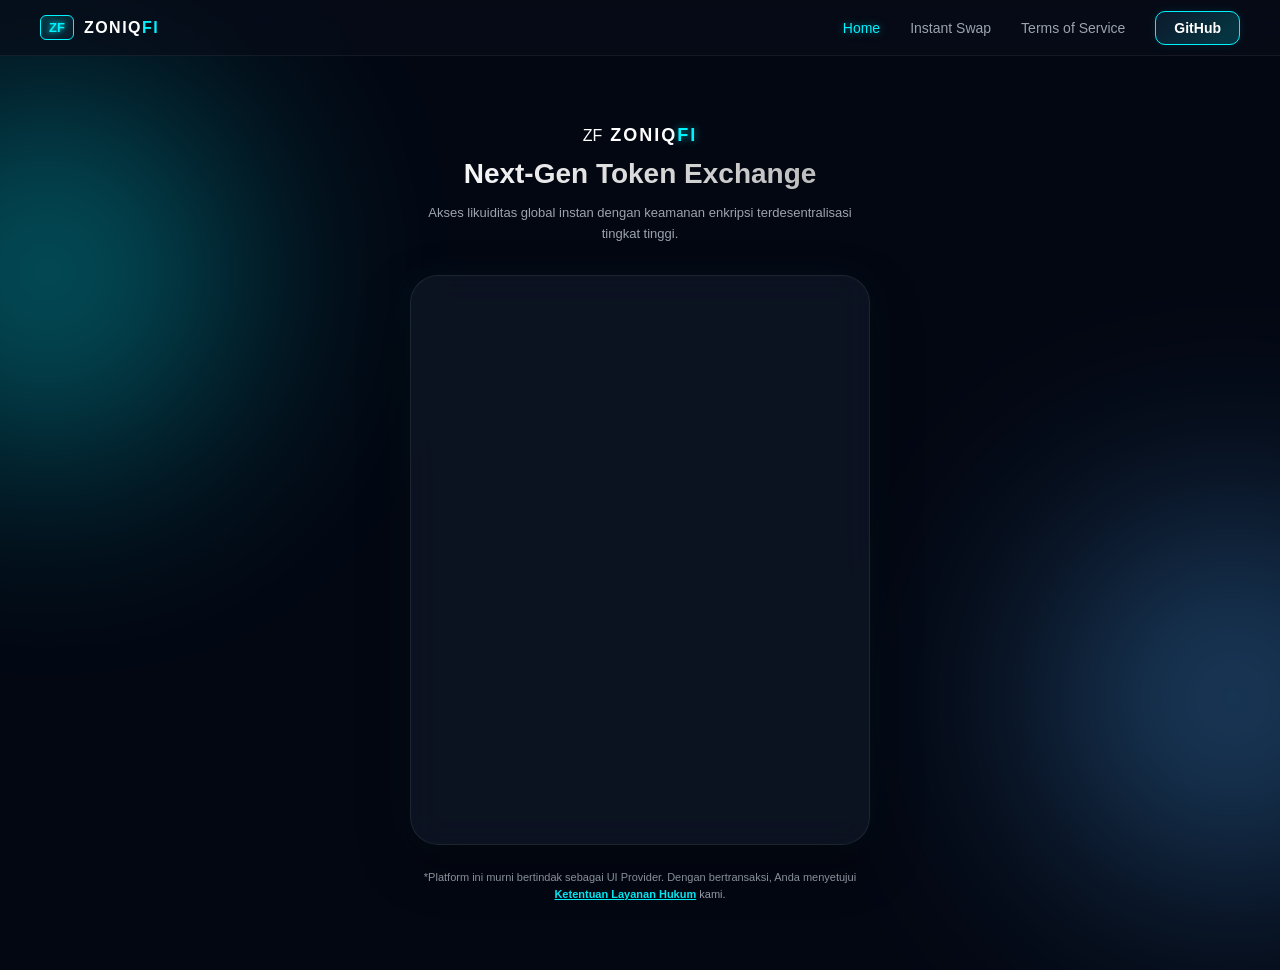
<file: xxx.html>
<!DOCTYPE html>
<html lang="id">
<head>
    <meta charset="UTF-8">
    <meta name="viewport" content="width=device-width, initial-scale=1.0">
    <title>ZoniqFi - Next-Gen DEX Interface</title>
    <link rel="manifest" href="/manifest.json">
    <link rel="stylesheet" href="style.css">
</head>
<body>

    <!-- Elemen Dekorasi Cahaya Neon Latar Belakang -->
    <div class="bg-glow glow-1"></div>
    <div class="bg-glow glow-2"></div>

    <nav class="navbar">
    <div class="nav-container">
        <div class="nav-logo">
            <span class="logo-badge">ZF</span>
            <span class="logo-txt">ZONIQ<span class="hl">FI</span></span>
        </div>
        
        <button class="menu-toggle" id="mobile-menu-btn" aria-label="Toggle Menu">
            <span class="bar"></span>
            <span class="bar"></span>
            <span class="bar"></span>
        </button>

        <ul class="nav-links" id="nav-links-menu">
            <li><a href="#" class="active">Home</a></li>
            <li><a href="https://swapspace.co?ref=zoniqfi" target="_blank">Instant Swap</a></li>
            <li><a href="javascript:void(0);" id="menu-tos-link">Terms of Service</a></li>
            <li><a href="https://github.com" target="_blank" class="nav-btn">GitHub</a></li>
        </ul>
    </div>
</nav>

    <div class="app-container">
        <header>
            <div class="logo-container">
                <div class="zf-logo-box">ZF</div>
                <span class="logo-text">ZONIQ<span class="highlight">FI</span></span>
            </div>
            <h1>Next-Gen Token Exchange</h1>
            <p>Akses likuiditas global instan dengan keamanan enkripsi terdesentralisasi tingkat tinggi.</p>
        </header>

        <!-- KOTAK UTAMA SWAP DENGAN EFEK GLASSMORPHISM -->
        <div class="swap-card">
            <!-- Parameter link_id di bawah ini otomatis terhubung dengan akun mitra Anda -->
            <iframe 
                src="https://swapspace.co/widget?link_id=zoniqfi&transparent=true&theme=dark&amount=0.1&from=eth&to=usdt&direction=from" 
                style="width: 100%; height: 100%; border: none;"
                title="DEX Swap Widget">
            </iframe>
        </div>

        <footer>
            <p class="disclaimer">
                *Platform ini murni bertindak sebagai UI Provider. Dengan bertransaksi, Anda menyetujui 
                <a href="#" id="open-tos" class="tos-link">Ketentuan Layanan Hukum</a> kami.
            </p>
        </footer>
    </div>

    <!-- WINDOW POP-UP MODAL (TERSEMBUNYI SECARA DEFAULT) -->
    <div id="tos-modal" class="modal-overlay">
        <div class="modal-content">
            <div class="modal-header">
                <h2>Ketentuan Layanan & Pelepasan Tanggung Jawab</h2>
                <span id="close-tos" class="close-btn">&times;</span>
            </div>
            <div class="modal-body">
                <h3>1. Status Hukum Platform</h3>
                <p>Zoniq Finance (<b>zoniqfinance.com</b>) murni beroperasi sebagai <i>Non-Custodial Decentralized Exchange Interface</i> (Penyedia Antarmuka Grafis). Platform ini bukan merupakan pedagang aset kripto, bursa efek, atau penyedia lembaga keuangan terpusat. Seluruh fungsi pertukaran (swap) dieksekusi secara otomatis oleh protokol pihak ketiga terdesentralisasi melalui agregator API SwapSpace.</p>
                
                <h3>2. Ketiadaan Penguasaan Aset (Non-Custodial)</h3>
                <p>Kami tidak pernah mengumpulkan, menerima, menyimpan, atau menguasai kunci privat (<i>private keys</i>) maupun aset kripto milik pengguna. Pengguna bertanggung jawab penuh atas keamanan dompet digital (<i>crypto wallet</i>) masing-masing.</p>
                
                <h3>3. Pelepasan Risiko Pasar & Teknis</h3>
                <p>Zoniq Finance tidak bertanggung jawab atas kerugian finansial akibat volatilitas harga aset kripto di pasar, kegagalan transaksi, gangguan jaringan blockchain (<i>gas fee</i> tertahan), atau <i>exploit/bug</i> pada smart contract pihak ketiga.</p>
                
                <h3>4. Kepatuhan Regulasi & Pajak Mandiri</h3>
                <p>Layanan ini tidak ditujukan untuk digunakan di yurisdiksi yang melarang transaksi aset digital. Pengguna wajib mematuhi hukum perpajakan yang berlaku di wilayah hukum masing-masing (termasuk PMK 68/2022 untuk yurisdiksi Indonesia) secara mandiri (<i>self-assessment</i>).</p>
            </div>
            <div class="modal-footer">
                <button id="accept-tos-btn" class="action-btn">Saya Mengerti & Setuju</button>
            </div>
        </div>
    </div>

    <script src="app.js"></script>
    <script>
        // Mendaftarkan Service Worker untuk fitur install PWA Android
        if ('serviceWorker' in navigator) {
            window.addEventListener('load', function() {
                navigator.serviceWorker.register('/sw.js').then(function(registration) {
                    console.log('ServiceWorker registrasi berhasil: ', registration.scope);
                }, function(err) {
                    console.log('ServiceWorker registrasi gagal: ', err);
                });
            });
        }
    </script>
</body>
</html>
</file>
<file: style.css>
/* Pengaturan Dasar & Efek Cyberpunk */
body {
    margin: 0;
    padding: 0;
    font-family: 'Segoe UI', Roboto, Helvetica, Arial, sans-serif;
    background-color: #030712; 
    color: #ffffff;
    display: flex;
    justify-content: center;
    align-items: center;
    min-height: 100vh;
    overflow-x: hidden;
    position: relative;
}

/* Elemen Dekorasi Cahaya Ambient (Glow Background) */
.bg-glow {
    position: absolute;
    width: 350px;
    height: 350px;
    border-radius: 50%;
    filter: blur(120px);
    z-index: 0;
    opacity: 0.4;
    pointer-events: none;
}
.glow-1 {
    background: #00f2fe; 
    top: 10%;
    left: -10%;
}
.glow-2 {
    background: #4facfe; 
    bottom: 10%;
    right: -10%;
}

/* Container Aplikasi */
.app-container {
    width: 100%;
    max-width: 460px;
    padding: 20px;
    text-align: center;
    z-index: 1; 
}

/* Gaya Tipografi & Logo */
.logo-container {
    display: flex;
    align-items: center;
    justify-content: center;
    gap: 8px;
    margin-bottom: 12px;
}
/* ==========================================
   DESAIN LOGO KOTAK ZF FUTURISTIK (NEON GLOW)
   ========================================== */
.es-logo-box {
    background: linear-gradient(135deg, rgba(0, 242, 254, 0.15), rgba(79, 172, 254, 0.05));
    border: 2px solid #00f2fe;
    color: #00f2fe;
    font-weight: 900;
    font-size: 16px;
    letter-spacing: 1px;
    padding: 6px 10px;
    border-radius: 10px;
    text-shadow: 0 0 8px #00f2fe;
    box-shadow: 0 0 15px rgba(0, 242, 254, 0.3), 
                inset 0 0 8px rgba(0, 242, 254, 0.2);
    animation: pulse 2s infinite alternate;
    display: inline-flex;
    align-items: center;
    justify-content: center;
}
.logo-icon {
    font-size: 24px;
    color: #00f2fe;
    text-shadow: 0 0 10px #00f2fe;
    animation: pulse 2s infinite alternate;
}
.logo-text {
    font-weight: 800;
    letter-spacing: 2px;
    font-size: 18px;
}
.logo-text .highlight {
    color: #00f2fe;
    text-shadow: 0 0 8px rgba(0, 242, 254, 0.6);
}

header h1 {
    font-size: 28px;
    font-weight: 700;
    margin: 0 0 10px 0;
    background: linear-gradient(to right, #ffffff, #b5b5b5);
    -webkit-background-clip: text;
    -webkit-text-fill-color: transparent;
}

header p {
    font-size: 13px;
    color: #9ca3af;
    margin-bottom: 30px;
    line-height: 1.6;
}

/* Efek Kaca Transparan & Garis Menyala (Glassmorphism + Neon Border) */
.swap-card {
    background: rgba(17, 24, 39, 0.7); 
    backdrop-filter: blur(16px); 
    -webkit-backdrop-filter: blur(16px);
    border: 1px solid rgba(255, 255, 255, 0.08);
    border-radius: 28px;
    box-shadow: 0 20px 50px rgba(0, 0, 0, 0.4), 
                0 0 40px rgba(0, 242, 254, 0.05); 
    padding: 14px;
    margin-bottom: 24px;
    height: 540px;
    transition: all 0.3s ease;
}

.swap-card:hover {
    border-color: rgba(0, 242, 254, 0.3);
    box-shadow: 0 20px 50px rgba(0, 0, 0, 0.5), 
                0 0 40px rgba(0, 242, 254, 0.15);
}

/* Disclaimer Footer */
.disclaimer {
    font-size: 11px;
    color: #9ca3af; 
    line-height: 1.6;
    padding: 0 10px;
}
.tos-link {
    color: #00f2fe;
    text-decoration: underline;
    cursor: pointer;
    font-weight: 600;
}

/* STYLE SYSTEM WINDOW MODAL (TOS) */
.modal-overlay {
    position: fixed;
    top: 0;
    left: 0;
    width: 100%;
    height: 100%;
    background: rgba(0, 0, 0, 0.8);
    backdrop-filter: blur(8px);
    z-index: 100;
    display: flex;
    justify-content: center;
    align-items: center;
    opacity: 0;
    pointer-events: none;
    transition: all 0.3s ease;
}
.modal-overlay.active {
    opacity: 1;
    pointer-events: auto;
}
.modal-content {
    background: #0d111c;
    border: 1px solid rgba(255, 255, 255, 0.1);
    width: 90%;
    max-width: 500px;
    border-radius: 24px;
    overflow: hidden;
    box-shadow: 0 0 30px rgba(0, 242, 254, 0.2);
}
.modal-header {
    background: #161b26;
    padding: 16px 20px;
    display: flex;
    justify-content: space-between;
    align-items: center;
    border-bottom: 1px solid rgba(255, 255, 255, 0.05);
}
.modal-header h2 {
    font-size: 16px;
    margin: 0;
    color: #00f2fe;
}
.close-btn {
    font-size: 24px;
    cursor: pointer;
    color: #9ca3af;
}
.close-btn:hover { color: #ffffff; }
.modal-body {
    padding: 20px;
    max-height: 300px;
    overflow-y: auto;
    text-align: left;
    font-size: 13px;
    line-height: 1.6;
    color: #d1d5db;
}
.modal-body h3 {
    font-size: 14px;
    color: #ffffff;
    margin-top: 15px;
    margin-bottom: 5px;
}
.modal-body p { margin: 0 0 10px 0; }
.modal-footer {
    padding: 15px 20px;
    background: #161b26;
    text-align: right;
    border-top: 1px solid rgba(255, 255, 255, 0.05);
}
.action-btn {
    background: linear-gradient(135deg, #4facfe 0%, #00f2fe 100%);
    border: none;
    padding: 10px 20px;
    color: #000000;
    font-weight: 600;
    border-radius: 12px;
    cursor: pointer;
    transition: transform 0.2s;
}
.action-btn:hover { transform: scale(1.03); }

@keyframes pulse {
    0% { transform: scale(1); opacity: 0.8; }
    100% { transform: scale(1.1); opacity: 1; }
}

/* =======================================================
   OTOMATIS MEMBUAT PRESISI DI LAYAR HP (RESPONSIVE VIEW)
   ======================================================= */
@media screen and (max-width: 480px) {
    .app-container { padding: 10px; }
    header h1 { font-size: 22px; }
    header p { font-size: 12px; margin-bottom: 20px; }
    .swap-card {
        height: 480px; 
        padding: 8px;  
        border-radius: 20px; 
    }
    .disclaimer { font-size: 10px; padding: 0 5px; }
}

/* ==========================================
   STYLE NAVIGASI MENU UTAMA (CYBER GLASS)
   ========================================== */
.navbar {
    position: fixed;
    top: 0;
    left: 0;
    width: 100%;
    background: rgba(9, 13, 26, 0.65);
    backdrop-filter: blur(12px);
    -webkit-backdrop-filter: blur(12px);
    border-bottom: 1px solid rgba(255, 255, 255, 0.06);
    z-index: 999;
    box-sizing: border-box;
}

.nav-container {
    max-width: 1200px;
    margin: 0 auto;
    padding: 15px 24px;
    display: flex;
    justify-content: space-between;
    align-items: center;
}

/* Identitas Logo di Menu */
.nav-logo {
    display: flex;
    align-items: center;
    gap: 10px;
}

.logo-badge {
    background: linear-gradient(135deg, rgba(0, 242, 254, 0.2), rgba(79, 172, 254, 0.05));
    border: 1px solid #00f2fe;
    color: #00f2fe;
    font-weight: 800;
    font-size: 13px;
    padding: 4px 8px;
    border-radius: 6px;
    text-shadow: 0 0 5px #00f2fe;
}

.logo-txt {
    font-weight: 800;
    letter-spacing: 1.5px;
    font-size: 16px;
}

.logo-txt .hl {
    color: #00f2fe;
}

/* Daftar Tautan Menu */
.nav-links {
    list-style: none;
    display: flex;
    align-items: center;
    gap: 30px;
    margin: 0;
    padding: 0;
}

.nav-links a {
    color: #9ca3af;
    text-decoration: none;
    font-size: 14px;
    font-weight: 500;
    transition: color 0.3s, text-shadow 0.3s;
}

.nav-links a:hover, .nav-links a.active {
    color: #00f2fe;
    text-shadow: 0 0 8px rgba(0, 242, 254, 0.5);
}

/* Tombol Akses Khusus (GitHub) */
.nav-links .nav-btn {
    background: linear-gradient(135deg, rgba(79, 172, 254, 0.1) 0%, rgba(0, 242, 254, 0.2) 100%);
    border: 1px solid #00f2fe;
    padding: 8px 18px;
    border-radius: 10px;
    color: #ffffff;
    font-weight: 600;
    box-shadow: 0 0 10px rgba(0, 242, 254, 0.1);
}

.nav-links .nav-btn:hover {
    background: linear-gradient(135deg, #4facfe 0%, #00f2fe 100%);
    color: #000000;
    box-shadow: 0 0 15px rgba(0, 242, 254, 0.4);
    text-shadow: none;
}

/* Pengaturan Tombol Hamburger Mobile */
.menu-toggle {
    display: none;
    flex-direction: column;
    gap: 5px;
    background: none;
    border: none;
    cursor: pointer;
}

.menu-toggle .bar {
    width: 22px;
    height: 2px;
    background-color: #ffffff;
    transition: all 0.3s ease;
}

/* Jarak Tambahan untuk Isi Web agar Tidak Tertutup Menu */
body {
    padding-top: 70px;
}

/* =======================================================
   KODE PENYEMPURNAAN: MENU MOBILE SUPER RAPAT & CENTER
   ======================================================= */
@media screen and (max-width: 768px) {
    .menu-toggle {
        display: flex !important;
    }

    /* Kotak utama menu lipat */
    .nav-links {
        position: absolute !important;
        top: 100% !important;
        left: 0 !important;
        width: 100% !important;
        background: #090d1a !important; /* Hitam pekat */
        display: flex !important;
        flex-direction: column !important; /* Berbaris ke bawah */
        align-items: center !important; /* Center horizontal */
        justify-content: center !important; /* Center vertikal */
        gap: 5px !important; /* Pangkas jarak antar menu jadi sangat rapat */
        padding: 0 !important;
        max-height: 0 !important;
        overflow: hidden !important;
        transition: max-height 0.3s ease-in-out !important;
        box-sizing: border-box !important;
    }

    /* Ketika menu dibuka (Aktif) - Kita pangkas tingginya agar padat */
    .nav-links.active {
        max-height: 260px !important; /* Dipersempit dari 380px agar tidak melar */
        padding: 15px 0 !important; /* Jarak bantalan atas bawah yang pas */
        border-bottom: 2px solid #00f2fe !important;
    }

    /* Mengatur baris teks menu (Home, Instant Swap) */
    .nav-links li {
        width: 100% !important;
        display: flex !important;
        justify-content: center !important; /* Paksa teks ke tengah */
        align-items: center !important;
        margin: 0 !important;
        padding: 0 !important;
    }

    .nav-links a {
        display: block !important;
        padding: 8px 0 !important; /* Dirapatkan dari 15px menjadi 8px saja */
        width: 100% !important;
        text-align: center !important; /* Teks benar-benar di tengah */
        font-size: 15px !important;
        font-weight: 600 !important;
        letter-spacing: 0.5px !important;
        box-sizing: border-box !important;
    }

    /* Baris Ikon Medsos (X, Telegram, Discord) di paling bawah */
    .nav-socials-top {
        display: flex !important;
        flex-direction: row !important; /* Tetap sejajar horizontal ke samping */
        justify-content: center !important; /* Ikon kumpul di tengah */
        align-items: center !important;
        gap: 25px !important; /* Jarak renggang antar-ikon yang ideal */
        width: 60% !important; /* Dipersempit wadah horizontalnya agar lebih ngumpul di tengah */
        margin: 10px auto 0 auto !important; /* Jarak atas dirapatkan */
        padding-top: 12px !important; /* Jarak garis pembatas dirapatkan */
        border-top: 1px solid rgba(255, 255, 255, 0.1) !important;
    }

    /* Memastikan elemen pembungkus ikon tidak merusak struktur center */
    .nav-socials-top li {
        width: auto !important;
        display: inline-flex !important;
        justify-content: center !important;
    }

    .nav-socials-top a {
        display: inline-block !important;
        width: auto !important;
        padding: 5px !important; /* Rapat dan pas untuk jari */
        font-size: 20px !important; /* Ukuran ikon proporsional */
    }

    /* Animasi tombol hamburger silang (X) */
    .menu-toggle.open .bar:nth-child(1) { transform: translateY(7px) rotate(45deg) !important; background-color: #00f2fe !important; }
    .menu-toggle.open .bar:nth-child(2) { opacity: 0 !important; }
    .menu-toggle.open .bar:nth-child(3) { transform: translateY(-7px) rotate(-45deg) !important; background-color: #00f2fe !important; }
}

/* Styling Baru untuk Ikon Medsos di Navigasi Atas */
.nav-socials-top {
    display: flex;
    gap: 20px;
    align-items: center;
    margin-left: 10px;
}

.nav-socials-top a {
    font-size: 18px;
    color: #9ca3af;
    transition: color 0.3s, transform 0.3s, text-shadow 0.3s;
    text-decoration: none;
    display: flex;
    align-items: center;
}

.nav-socials-top a:hover {
    color: #00f2fe;
    transform: translateY(-2px);
    text-shadow: 0 0 10px #00f2fe;
}

/* Penyesuaian Responsif untuk Layar HP */
@media screen and (max-width: 768px) {
    .nav-socials-top {
        justify-content: center;
        padding: 15px 0;
        width: 100%;
        border-top: 1px solid rgba(255, 255, 255, 0.05);
        margin-left: 0;
        gap: 30px; /* Jarak lebih longgar saat dibuka di HP */
    }
    
    .nav-socials-top a {
        font-size: 22px; /* Ikon sedikit lebih besar di HP agar mudah ditekan jari */
    }
}
</file>
